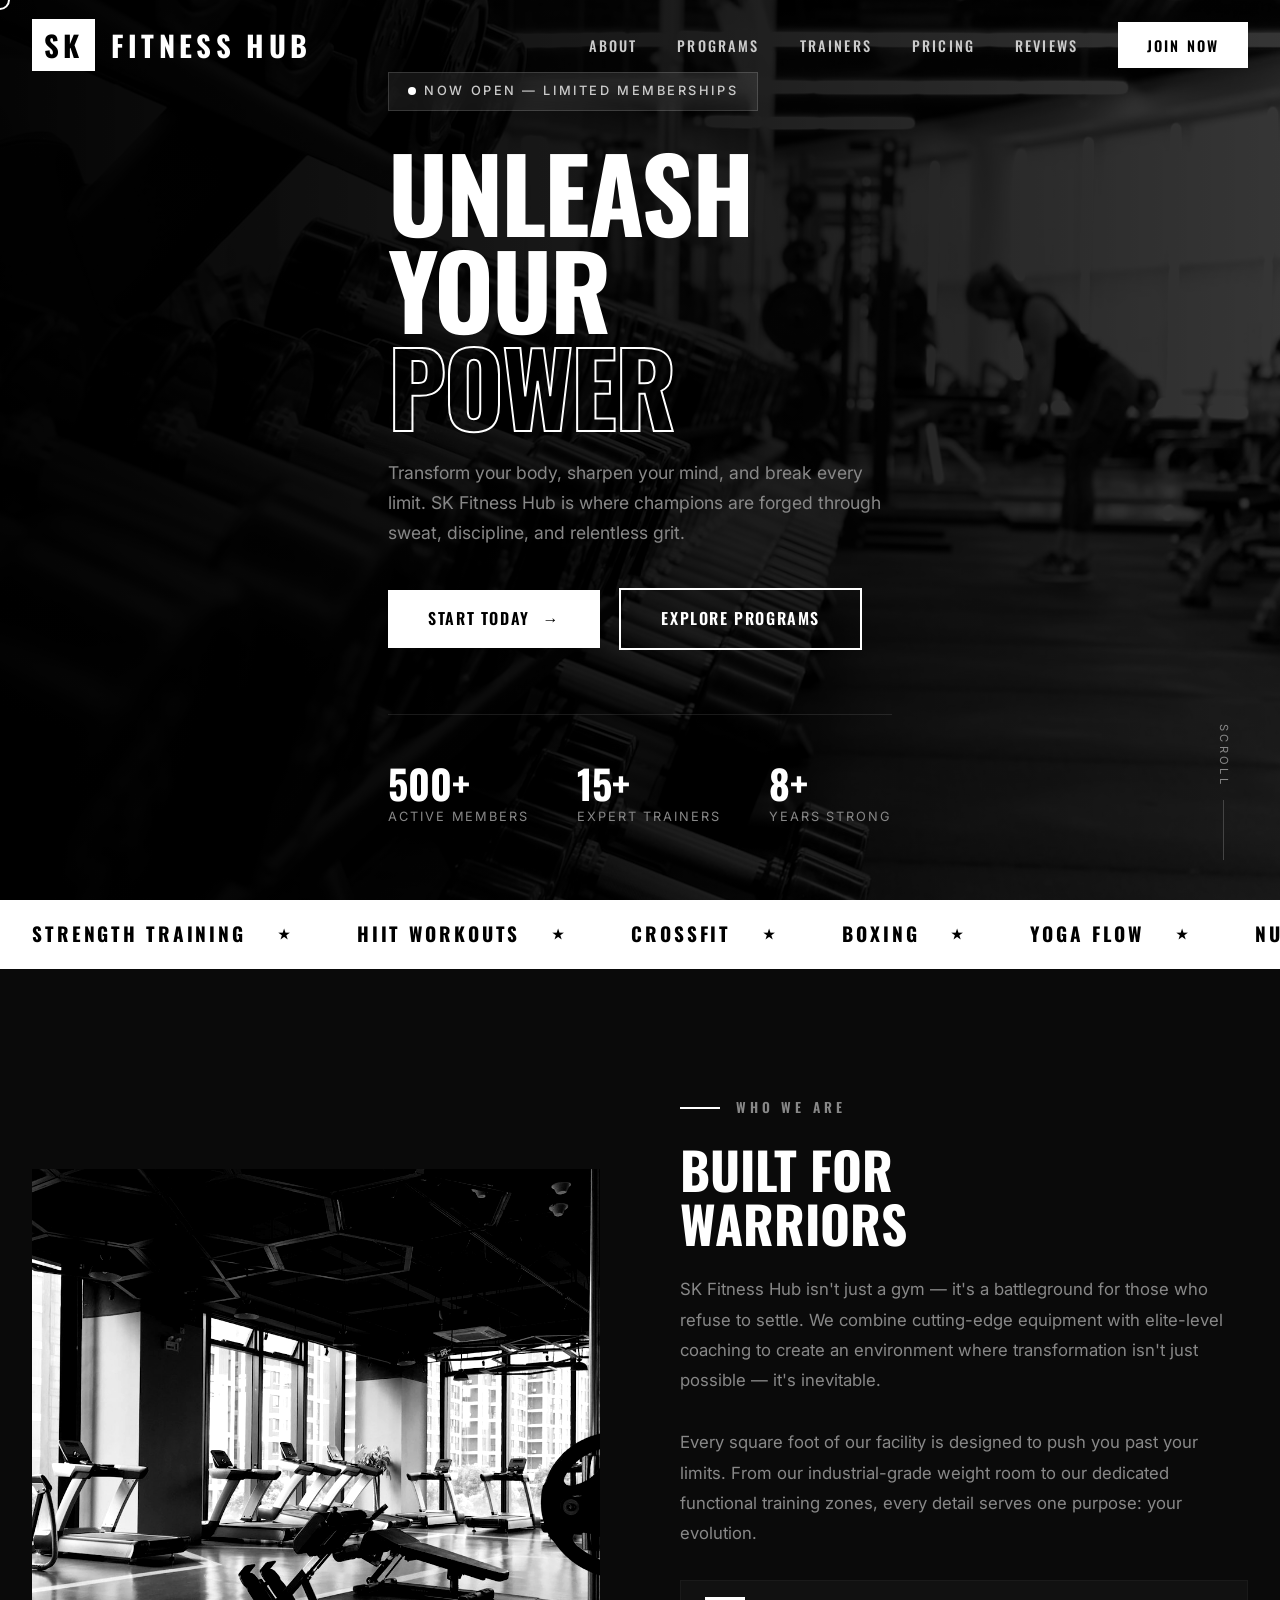
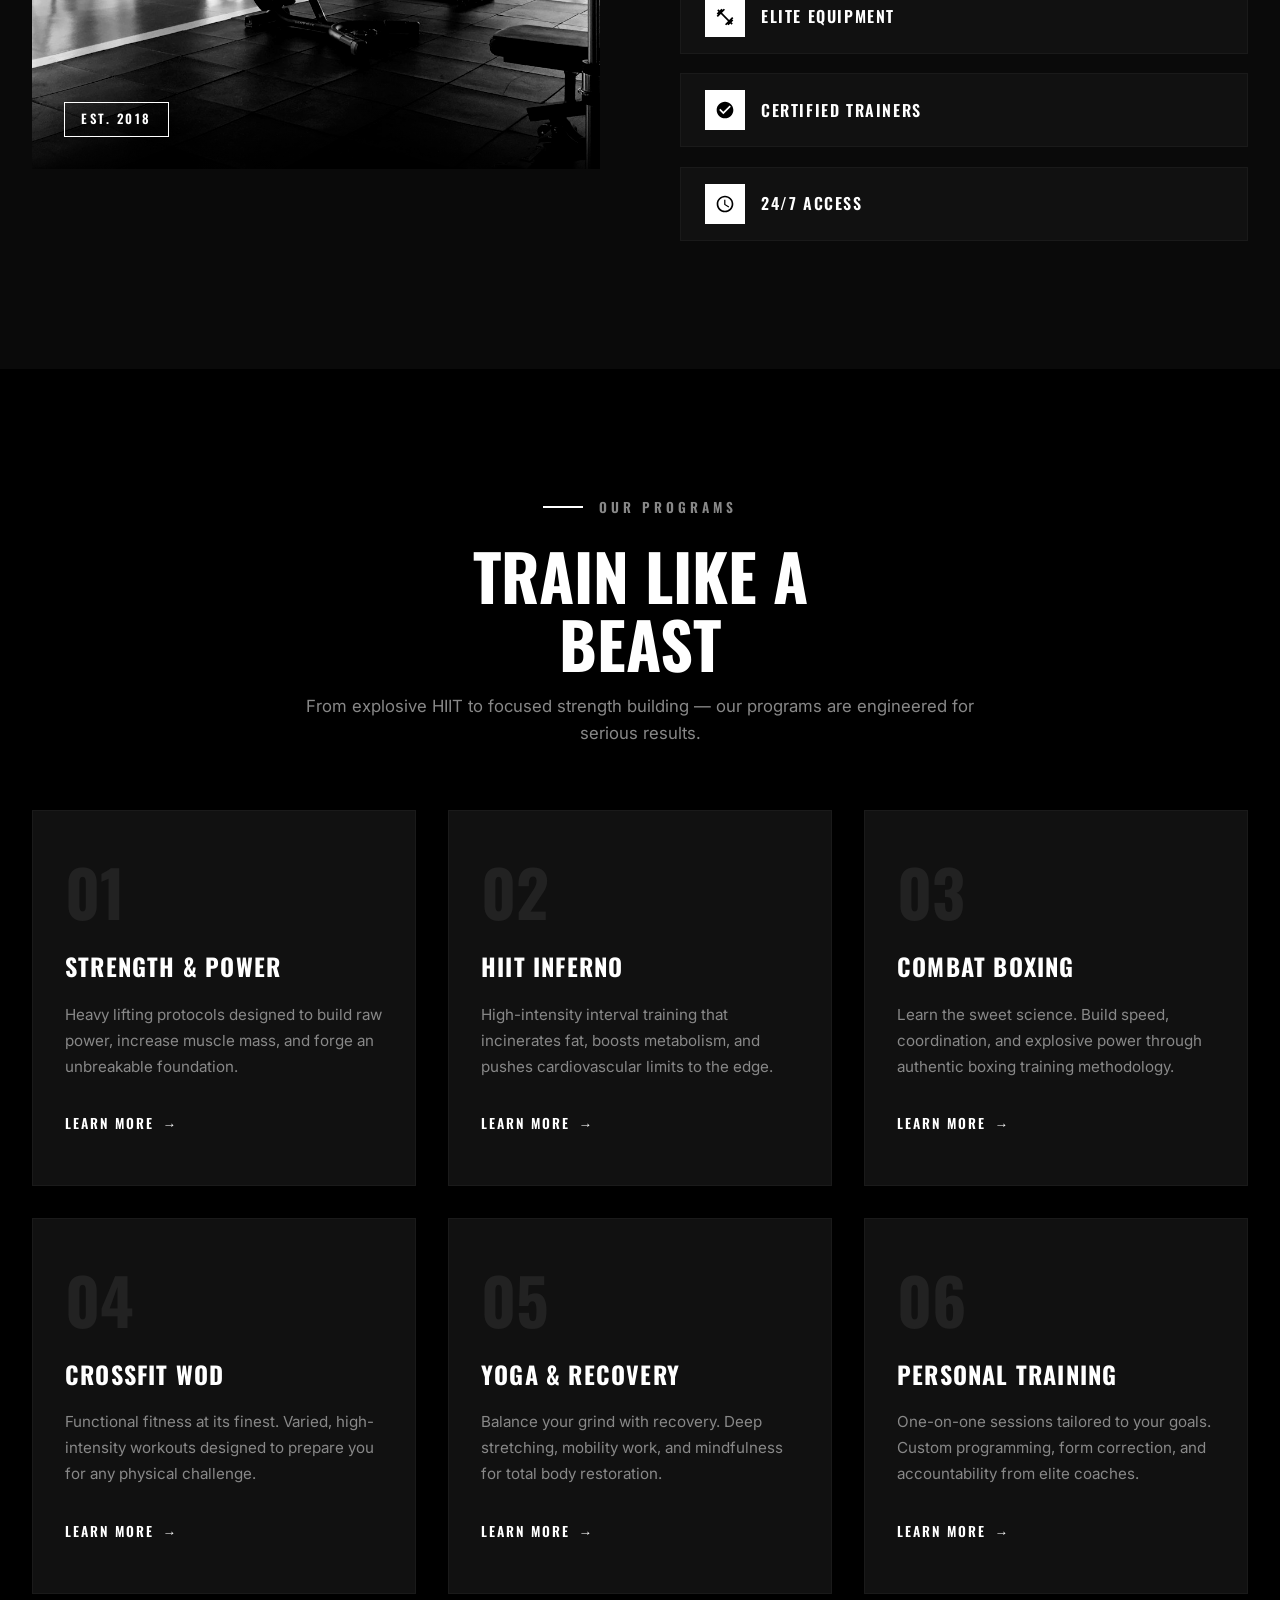
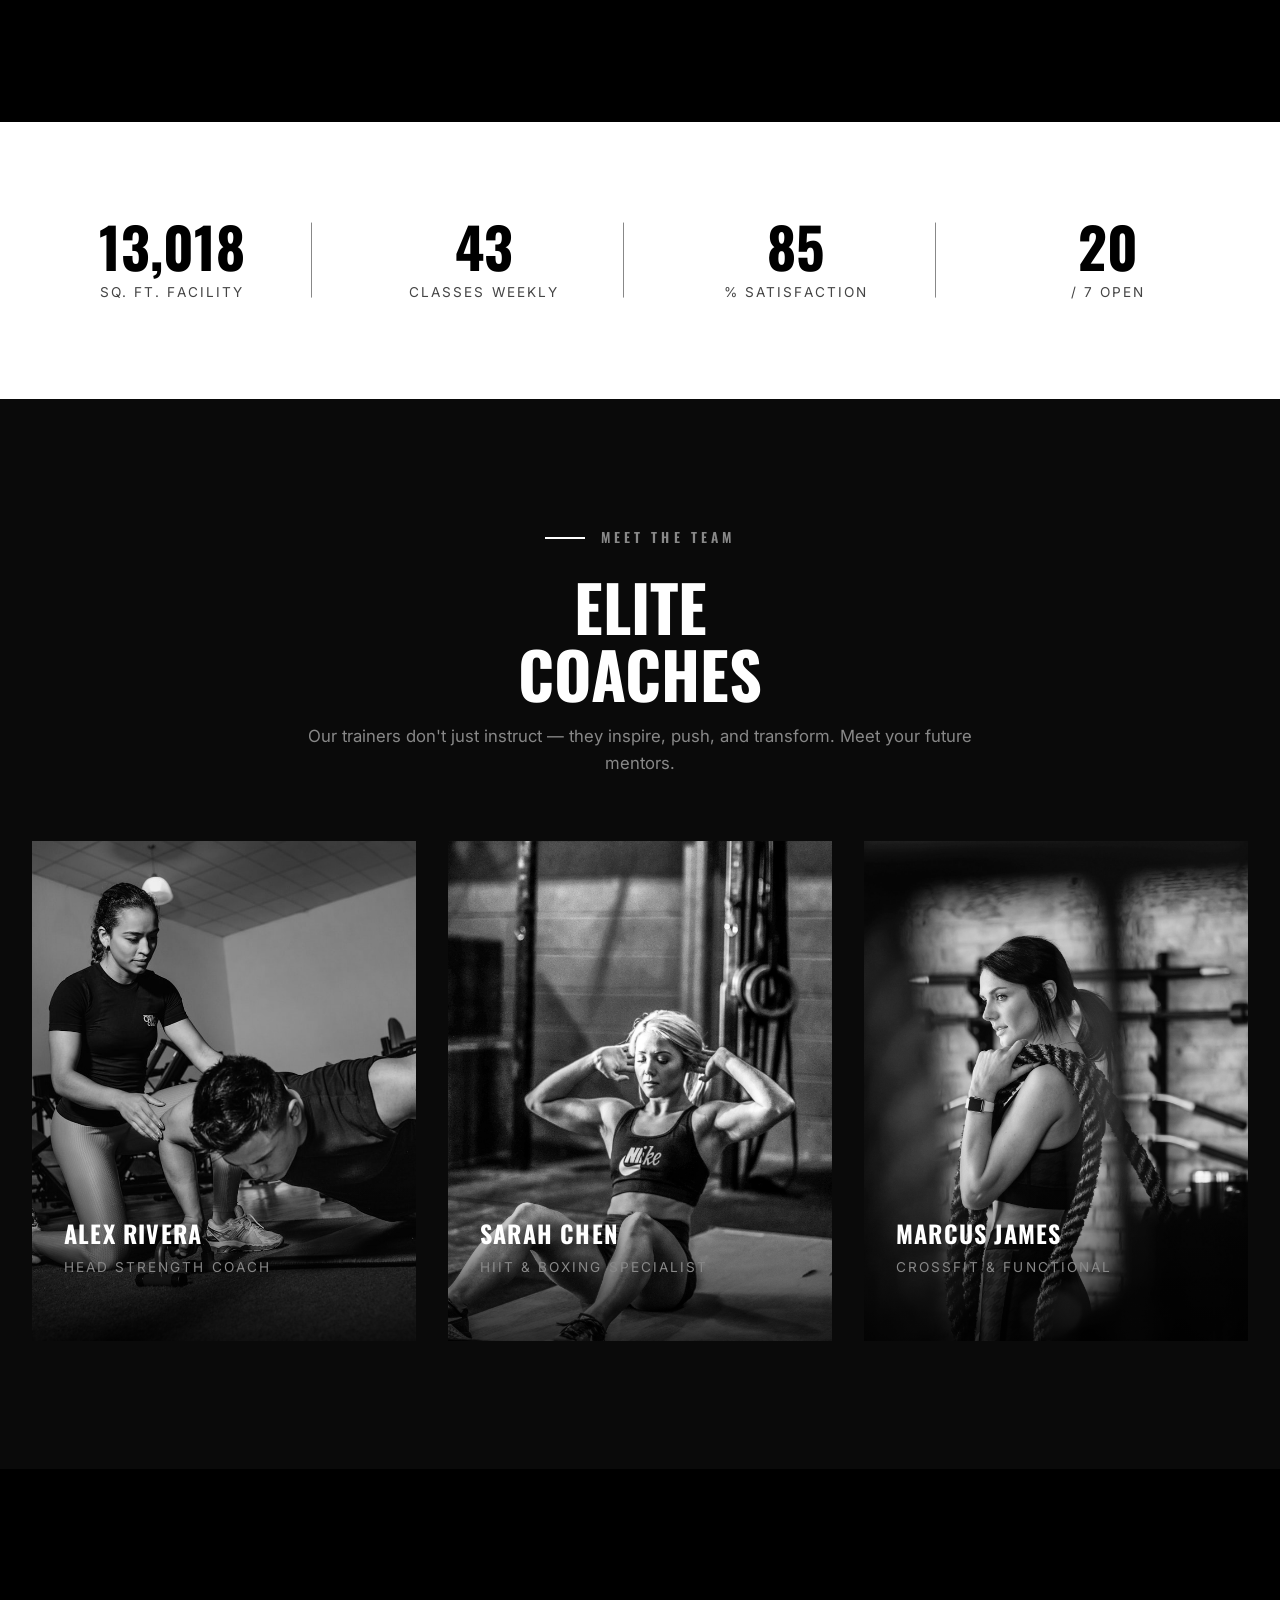
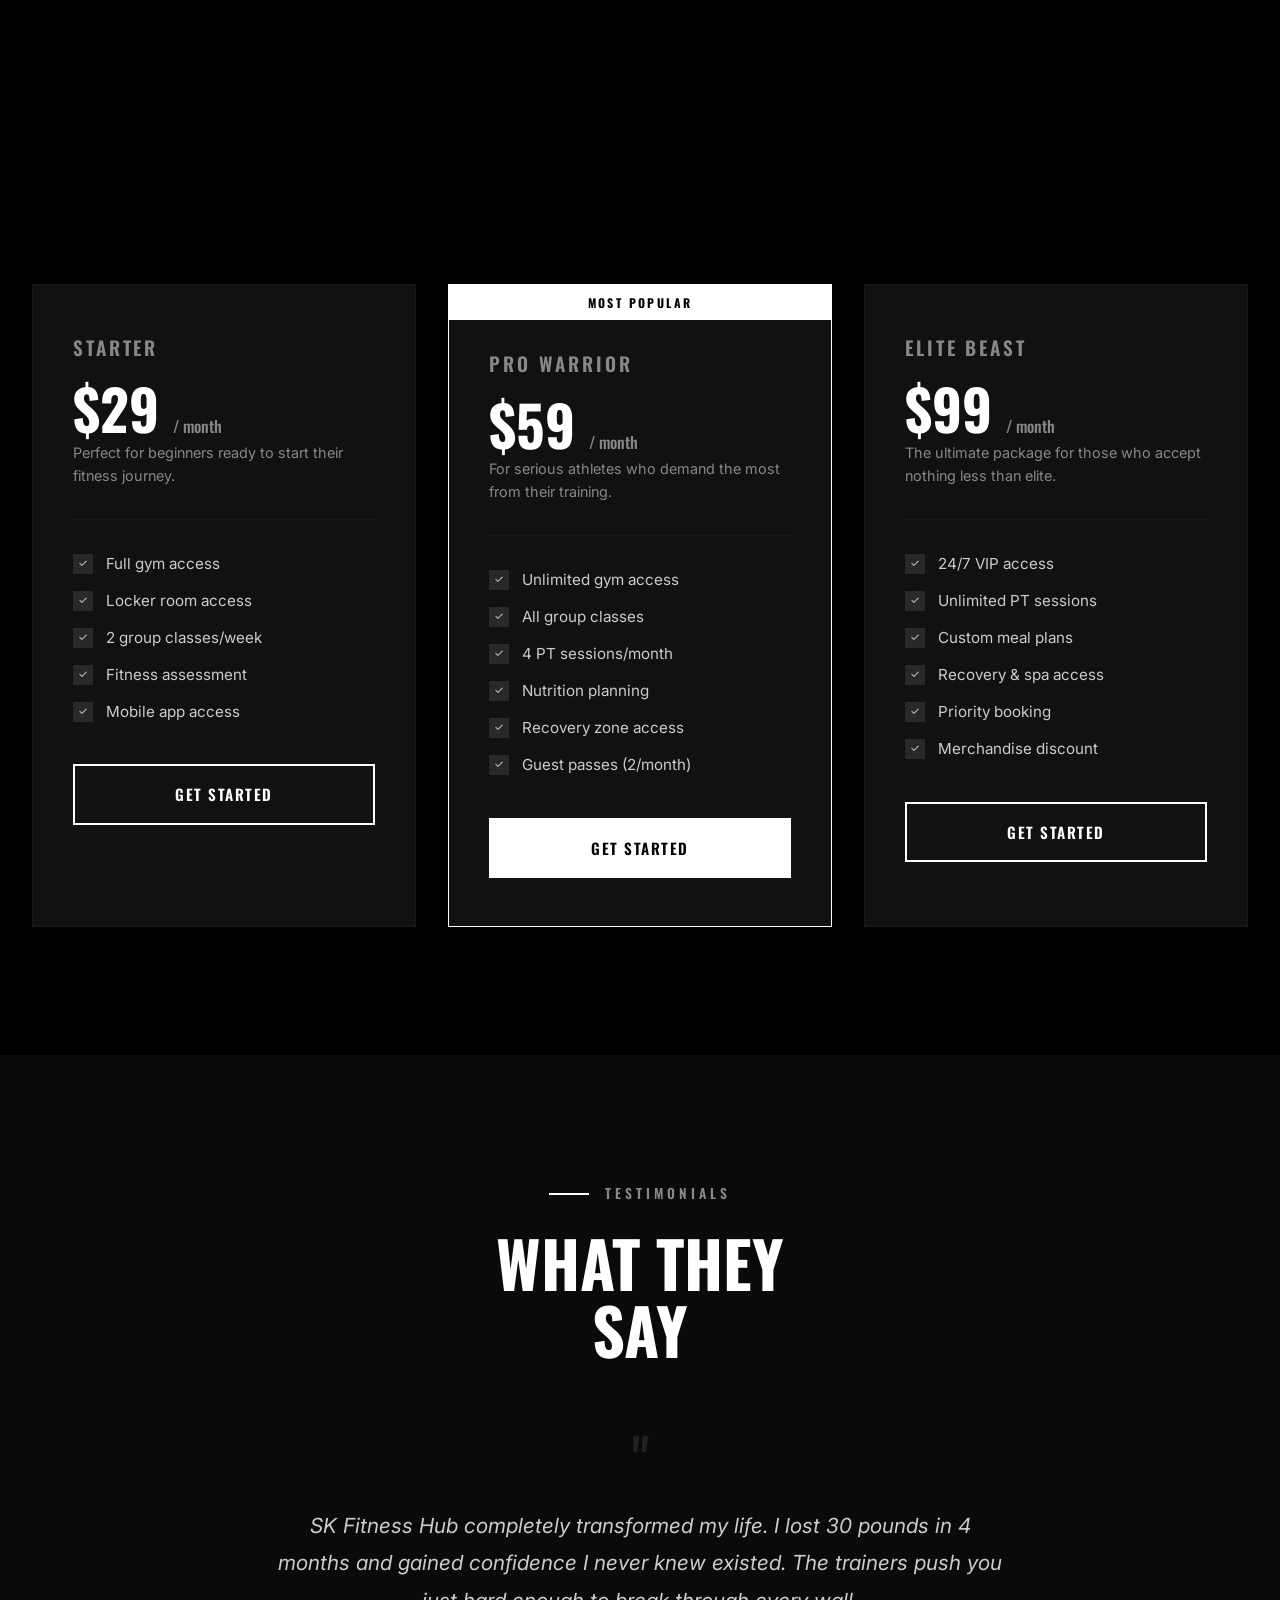
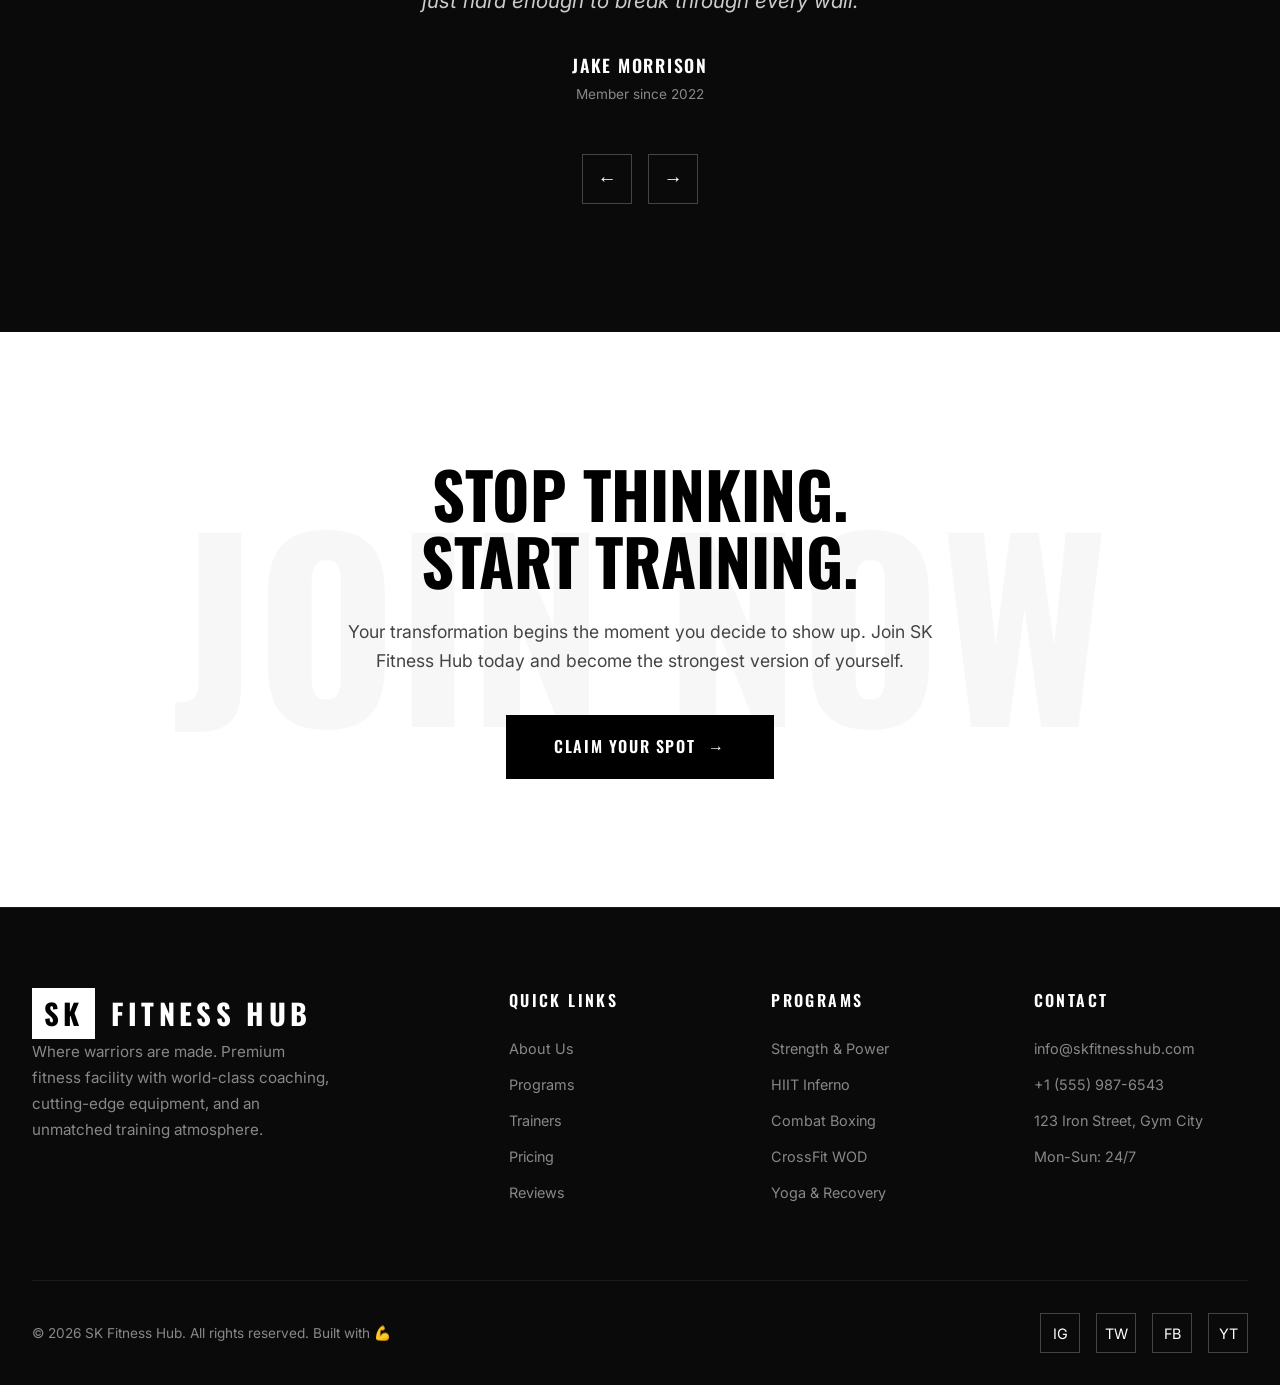
<file: index.html>
<!DOCTYPE html>
<html lang="en">

<head>
  <meta charset="UTF-8">
  <meta name="viewport" content="width=device-width, initial-scale=1.0">
  <meta name="description"
    content="SK Fitness Hub — Unleash your power. Premium gym & fitness center with world-class trainers, modern equipment, and transformative programs.">
  <title>SK Fitness Hub — Unleash Your Power</title>
  <link rel="stylesheet" href="styles.css">
  <link rel="icon"
    href="data:image/svg+xml,<svg xmlns='http://www.w3.org/2000/svg' viewBox='0 0 100 100'><text y='.9em' font-size='90'>🏋️</text></svg>">
</head>

<body>

  <!-- LOADER -->
  <div id="loader">
    <div class="loader-content">
      <div class="loader-text">SK Fitness</div>
      <div class="loader-bar"></div>
    </div>
  </div>

  <!-- CUSTOM CURSOR -->
  <div class="cursor" id="cursor"></div>

  <!-- NAVBAR -->
  <nav class="navbar" id="navbar">
    <div class="container">
      <a href="#" class="logo"><span>SK</span> FITNESS HUB</a>
      <div class="nav-links" id="navLinks">
        <a href="#about">About</a>
        <a href="#programs">Programs</a>
        <a href="#trainers">Trainers</a>
        <a href="#pricing">Pricing</a>
        <a href="#testimonials">Reviews</a>
        <a href="#contact" class="nav-cta">Join Now</a>
      </div>
      <div class="menu-toggle" id="menuToggle">
        <span></span>
        <span></span>
        <span></span>
      </div>
    </div>
  </nav>

  <!-- HERO -->
  <section class="hero" id="hero">
    <div class="hero-bg">
      <img src="images/hero-bg.jpg" alt="Fitness training">
    </div>
    <div class="hero-overlay"></div>
    <div class="container hero-content">
      <div class="hero-badge">
        <span class="dot"></span>
        Now Open — Limited Memberships
      </div>
      <h1>
        <div class="line"><span>Unleash</span></div>
        <div class="line"><span>Your</span></div>
        <div class="line"><span class="outline-text">Power</span></div>
      </h1>
      <p class="hero-desc">
        Transform your body, sharpen your mind, and break every limit. SK Fitness Hub is where champions are forged
        through sweat, discipline, and relentless grit.
      </p>
      <div class="hero-actions">
        <a href="#pricing" class="btn-primary">
          <span>Start Today</span>
          <span class="arrow">→</span>
        </a>
        <a href="#programs" class="btn-outline">Explore Programs</a>
      </div>
      <div class="hero-stats">
        <div class="stat">
          <div class="stat-number" data-count="500">0</div>
          <div class="stat-label">Active Members</div>
        </div>
        <div class="stat">
          <div class="stat-number" data-count="15">0</div>
          <div class="stat-label">Expert Trainers</div>
        </div>
        <div class="stat">
          <div class="stat-number" data-count="8">0</div>
          <div class="stat-label">Years Strong</div>
        </div>
      </div>
    </div>
    <div class="scroll-indicator">
      <span>Scroll</span>
      <div class="scroll-line"></div>
    </div>
  </section>

  <!-- MARQUEE -->
  <div class="marquee-section">
    <div class="marquee-track">
      <span>Strength Training</span>
      <span>HIIT Workouts</span>
      <span>CrossFit</span>
      <span>Boxing</span>
      <span>Yoga Flow</span>
      <span>Nutrition Plans</span>
      <span>Personal Training</span>
      <span>Body Building</span>
      <span>Strength Training</span>
      <span>HIIT Workouts</span>
      <span>CrossFit</span>
      <span>Boxing</span>
      <span>Yoga Flow</span>
      <span>Nutrition Plans</span>
      <span>Personal Training</span>
      <span>Body Building</span>
    </div>
  </div>

  <!-- ABOUT -->
  <section class="about section-padding" id="about">
    <div class="container about-grid">
      <div class="about-image reveal-left">
        <img src="images/about-gym.jpg" alt="SK Fitness Hub gym interior">
        <div class="about-image-overlay">
          <span class="tag">Est. 2018</span>
        </div>
      </div>
      <div class="about-text reveal-right">
        <div class="section-label">Who We Are</div>
        <h2>Built for<br>Warriors</h2>
        <p>
          SK Fitness Hub isn't just a gym — it's a battleground for those who refuse to settle. We combine cutting-edge
          equipment with elite-level coaching to create an environment where transformation isn't just possible — it's
          inevitable.
        </p>
        <p>
          Every square foot of our facility is designed to push you past your limits. From our industrial-grade weight
          room to our dedicated functional training zones, every detail serves one purpose: your evolution.
        </p>
        <div class="feature-list">
          <div class="feature-item">
            <div class="feature-icon">
              <svg viewBox="0 0 24 24">
                <path
                  d="M20.57 14.86L22 13.43 20.57 12 17 15.57 8.43 7 12 3.43 10.57 2 9.14 3.43 7.71 2 5.57 4.14 4.14 2.71 2.71 4.14l1.43 1.43L2 7.71l1.43 1.43L2 10.57 3.43 12 7 8.43 15.57 17 12 20.57 13.43 22l1.43-1.43L16.29 22l2.14-2.14 1.43 1.43 1.43-1.43-1.43-1.43L22 16.29z" />
              </svg>
            </div>
            <h4>Elite Equipment</h4>
          </div>
          <div class="feature-item">
            <div class="feature-icon">
              <svg viewBox="0 0 24 24">
                <path
                  d="M12 2C6.48 2 2 6.48 2 12s4.48 10 10 10 10-4.48 10-10S17.52 2 12 2zm-2 15l-5-5 1.41-1.41L10 14.17l7.59-7.59L19 8l-9 9z" />
              </svg>
            </div>
            <h4>Certified Trainers</h4>
          </div>
          <div class="feature-item">
            <div class="feature-icon">
              <svg viewBox="0 0 24 24">
                <path
                  d="M11.99 2C6.47 2 2 6.48 2 12s4.47 10 9.99 10C17.52 22 22 17.52 22 12S17.52 2 11.99 2zM12 20c-4.42 0-8-3.58-8-8s3.58-8 8-8 8 3.58 8 8-3.58 8-8 8zm.5-13H11v6l5.25 3.15.75-1.23-4.5-2.67z" />
              </svg>
            </div>
            <h4>24/7 Access</h4>
          </div>
        </div>
      </div>
    </div>
  </section>

  <!-- PROGRAMS -->
  <section class="programs section-padding" id="programs">
    <div class="container">
      <div class="section-header reveal">
        <div class="section-label" style="justify-content: center;">Our Programs</div>
        <h2>Train Like a<br>Beast</h2>
        <p>From explosive HIIT to focused strength building — our programs are engineered for serious results.</p>
      </div>
      <div class="programs-grid">
        <div class="program-card reveal">
          <div class="program-number">01</div>
          <h3>Strength & Power</h3>
          <p>Heavy lifting protocols designed to build raw power, increase muscle mass, and forge an unbreakable
            foundation.</p>
          <a href="#" class="program-link">
            Learn More <span class="arrow">→</span>
          </a>
        </div>
        <div class="program-card reveal">
          <div class="program-number">02</div>
          <h3>HIIT Inferno</h3>
          <p>High-intensity interval training that incinerates fat, boosts metabolism, and pushes cardiovascular limits
            to the edge.</p>
          <a href="#" class="program-link">
            Learn More <span class="arrow">→</span>
          </a>
        </div>
        <div class="program-card reveal">
          <div class="program-number">03</div>
          <h3>Combat Boxing</h3>
          <p>Learn the sweet science. Build speed, coordination, and explosive power through authentic boxing training
            methodology.</p>
          <a href="#" class="program-link">
            Learn More <span class="arrow">→</span>
          </a>
        </div>
        <div class="program-card reveal">
          <div class="program-number">04</div>
          <h3>CrossFit WOD</h3>
          <p>Functional fitness at its finest. Varied, high-intensity workouts designed to prepare you for any physical
            challenge.</p>
          <a href="#" class="program-link">
            Learn More <span class="arrow">→</span>
          </a>
        </div>
        <div class="program-card reveal">
          <div class="program-number">05</div>
          <h3>Yoga & Recovery</h3>
          <p>Balance your grind with recovery. Deep stretching, mobility work, and mindfulness for total body
            restoration.</p>
          <a href="#" class="program-link">
            Learn More <span class="arrow">→</span>
          </a>
        </div>
        <div class="program-card reveal">
          <div class="program-number">06</div>
          <h3>Personal Training</h3>
          <p>One-on-one sessions tailored to your goals. Custom programming, form correction, and accountability from
            elite coaches.</p>
          <a href="#" class="program-link">
            Learn More <span class="arrow">→</span>
          </a>
        </div>
      </div>
    </div>
  </section>

  <!-- STATS BANNER -->
  <div class="stats-banner">
    <div class="container">
      <div class="stats-grid">
        <div class="stat-block reveal">
          <div class="number" data-count="15000">0</div>
          <div class="label">Sq. Ft. Facility</div>
        </div>
        <div class="stat-block reveal">
          <div class="number" data-count="50">0</div>
          <div class="label">Classes Weekly</div>
        </div>
        <div class="stat-block reveal">
          <div class="number" data-count="98">0</div>
          <div class="label">% Satisfaction</div>
        </div>
        <div class="stat-block reveal">
          <div class="number" data-count="24">0</div>
          <div class="label">/ 7 Open</div>
        </div>
      </div>
    </div>
  </div>

  <!-- TRAINERS -->
  <section class="trainers section-padding" id="trainers">
    <div class="container">
      <div class="section-header reveal">
        <div class="section-label" style="justify-content: center;">Meet The Team</div>
        <h2>Elite<br>Coaches</h2>
        <p>Our trainers don't just instruct — they inspire, push, and transform. Meet your future mentors.</p>
      </div>
      <div class="trainers-grid">
        <div class="trainer-card reveal">
          <img src="images/trainer-alex.jpg" alt="Coach Alex Rivera">
          <div class="trainer-info">
            <h3>Alex Rivera</h3>
            <div class="role">Head Strength Coach</div>
            <div class="trainer-socials">
              <a href="#">IG</a>
              <a href="#">TW</a>
              <a href="#">LI</a>
            </div>
          </div>
        </div>
        <div class="trainer-card reveal">
          <img src="images/trainer-sarah.jpg" alt="Coach Sarah Chen">
          <div class="trainer-info">
            <h3>Sarah Chen</h3>
            <div class="role">HIIT & Boxing Specialist</div>
            <div class="trainer-socials">
              <a href="#">IG</a>
              <a href="#">TW</a>
              <a href="#">LI</a>
            </div>
          </div>
        </div>
        <div class="trainer-card reveal">
          <img src="images/trainer-marcus.jpg" alt="Coach Marcus James">
          <div class="trainer-info">
            <h3>Marcus James</h3>
            <div class="role">CrossFit & Functional</div>
            <div class="trainer-socials">
              <a href="#">IG</a>
              <a href="#">TW</a>
              <a href="#">LI</a>
            </div>
          </div>
        </div>
      </div>
    </div>
  </section>

  <!-- PRICING -->
  <section class="pricing section-padding" id="pricing">
    <div class="container">
      <div class="section-header reveal">
        <div class="section-label" style="justify-content: center;">Membership Plans</div>
        <h2>Invest In<br>Yourself</h2>
        <p>No contracts, no hidden fees. Just results. Choose the plan that matches your ambition.</p>
      </div>
      <div class="pricing-grid">
        <!-- STARTER -->
        <div class="pricing-card reveal">
          <div class="pricing-name">Starter</div>
          <div class="pricing-price">$29 <span>/ month</span></div>
          <div class="pricing-desc">Perfect for beginners ready to start their fitness journey.</div>
          <ul class="pricing-features">
            <li><span class="check">✓</span> Full gym access</li>
            <li><span class="check">✓</span> Locker room access</li>
            <li><span class="check">✓</span> 2 group classes/week</li>
            <li><span class="check">✓</span> Fitness assessment</li>
            <li><span class="check">✓</span> Mobile app access</li>
          </ul>
          <a href="#" class="pricing-btn">Get Started</a>
        </div>
        <!-- PRO -->
        <div class="pricing-card featured reveal">
          <div class="pricing-name">Pro Warrior</div>
          <div class="pricing-price">$59 <span>/ month</span></div>
          <div class="pricing-desc">For serious athletes who demand the most from their training.</div>
          <ul class="pricing-features">
            <li><span class="check">✓</span> Unlimited gym access</li>
            <li><span class="check">✓</span> All group classes</li>
            <li><span class="check">✓</span> 4 PT sessions/month</li>
            <li><span class="check">✓</span> Nutrition planning</li>
            <li><span class="check">✓</span> Recovery zone access</li>
            <li><span class="check">✓</span> Guest passes (2/month)</li>
          </ul>
          <a href="#" class="pricing-btn">Get Started</a>
        </div>
        <!-- ELITE -->
        <div class="pricing-card reveal">
          <div class="pricing-name">Elite Beast</div>
          <div class="pricing-price">$99 <span>/ month</span></div>
          <div class="pricing-desc">The ultimate package for those who accept nothing less than elite.</div>
          <ul class="pricing-features">
            <li><span class="check">✓</span> 24/7 VIP access</li>
            <li><span class="check">✓</span> Unlimited PT sessions</li>
            <li><span class="check">✓</span> Custom meal plans</li>
            <li><span class="check">✓</span> Recovery & spa access</li>
            <li><span class="check">✓</span> Priority booking</li>
            <li><span class="check">✓</span> Merchandise discount</li>
          </ul>
          <a href="#" class="pricing-btn">Get Started</a>
        </div>
      </div>
    </div>
  </section>

  <!-- TESTIMONIALS -->
  <section class="testimonials section-padding" id="testimonials">
    <div class="container">
      <div class="section-header reveal">
        <div class="section-label" style="justify-content: center;">Testimonials</div>
        <h2>What They<br>Say</h2>
      </div>
      <div class="testimonial-slider reveal">
        <div class="testimonial-track" id="testimonialTrack">
          <div class="testimonial-item">
            <div class="testimonial-quote">"</div>
            <p class="testimonial-text">SK Fitness Hub completely transformed my life. I lost 30 pounds in 4 months and
              gained confidence I never knew existed. The trainers push you just hard enough to break through every
              wall.</p>
            <div class="testimonial-author">Jake Morrison</div>
            <div class="testimonial-role">Member since 2022</div>
          </div>
          <div class="testimonial-item">
            <div class="testimonial-quote">"</div>
            <p class="testimonial-text">The atmosphere here is electric. Every time I walk in, I feel the energy that
              drives me to go harder. The community, the coaches, the equipment — everything is world-class.</p>
            <div class="testimonial-author">Priya Sharma</div>
            <div class="testimonial-role">Pro Warrior Member</div>
          </div>
          <div class="testimonial-item">
            <div class="testimonial-quote">"</div>
            <p class="testimonial-text">As a competitive athlete, I need a facility that matches my intensity. SK
              Fitness Hub exceeded every expectation. The strength coaching here is absolutely elite-level.</p>
            <div class="testimonial-author">Marcus Williams</div>
            <div class="testimonial-role">Elite Beast Member</div>
          </div>
        </div>
        <div class="testimonial-nav">
          <button id="prevBtn" aria-label="Previous testimonial">←</button>
          <button id="nextBtn" aria-label="Next testimonial">→</button>
        </div>
      </div>
    </div>
  </section>

  <!-- CTA -->
  <section class="cta-section" id="contact">
    <div class="container">
      <h2 class="reveal">Stop Thinking.<br>Start Training.</h2>
      <p class="reveal">Your transformation begins the moment you decide to show up. Join SK Fitness Hub today and
        become the strongest version of yourself.</p>
      <a href="#pricing" class="btn-dark reveal">
        <span>Claim Your Spot</span>
        <span>→</span>
      </a>
    </div>
  </section>

  <!-- FOOTER -->
  <footer class="footer">
    <div class="container">
      <div class="footer-grid">
        <div class="footer-brand">
          <a href="#" class="logo"><span>SK</span> FITNESS HUB</a>
          <p>Where warriors are made. Premium fitness facility with world-class coaching, cutting-edge equipment, and an
            unmatched training atmosphere.</p>
        </div>
        <div class="footer-col">
          <h4>Quick Links</h4>
          <a href="#about">About Us</a>
          <a href="#programs">Programs</a>
          <a href="#trainers">Trainers</a>
          <a href="#pricing">Pricing</a>
          <a href="#testimonials">Reviews</a>
        </div>
        <div class="footer-col">
          <h4>Programs</h4>
          <a href="#">Strength & Power</a>
          <a href="#">HIIT Inferno</a>
          <a href="#">Combat Boxing</a>
          <a href="#">CrossFit WOD</a>
          <a href="#">Yoga & Recovery</a>
        </div>
        <div class="footer-col">
          <h4>Contact</h4>
          <a href="#">info@skfitnesshub.com</a>
          <a href="#">+1 (555) 987-6543</a>
          <a href="#">123 Iron Street, Gym City</a>
          <a href="#">Mon-Sun: 24/7</a>
        </div>
      </div>
      <div class="footer-bottom">
        <p>&copy; 2026 SK Fitness Hub. All rights reserved. Built with 💪</p>
        <div class="footer-socials">
          <a href="#" aria-label="Instagram">IG</a>
          <a href="#" aria-label="Twitter">TW</a>
          <a href="#" aria-label="Facebook">FB</a>
          <a href="#" aria-label="YouTube">YT</a>
        </div>
      </div>
    </div>
  </footer>

  <!-- BACK TO TOP -->
  <button class="back-to-top" id="backToTop" aria-label="Back to top">↑</button>

  <!-- Chatbase Chatbot -->
  <script>
    window.chatbaseConfig = {
      chatbotId: "oR51FW23QzCzvtrxdMmg0",
    }
  </script>
  <script src="https://www.chatbase.co/embed.min.js" chatbotId="oR51FW23QzCzvtrxdMmg0" domain="www.chatbase.co" defer>
  </script>

  <script src="script.js"></script>
</body>

</html>
</file>
<file: styles.css>
/* ============================================
   SK FITNESS HUB — DESIGN SYSTEM
   Dark. Bold. Aggressive.
   ============================================ */

/* === IMPORTS === */
@import url('https://fonts.googleapis.com/css2?family=Oswald:wght@400;500;600;700&family=Inter:wght@300;400;500;600;700&display=swap');

/* === ROOT VARIABLES === */
:root {
  --black: #000000;
  --black-soft: #0a0a0a;
  --black-card: #111111;
  --black-border: #1a1a1a;
  --gray-dark: #222222;
  --gray-mid: #444444;
  --gray-light: #888888;
  --white: #ffffff;
  --white-soft: #f0f0f0;
  --white-muted: #cccccc;
  --accent: #ffffff;

  --font-display: 'Oswald', sans-serif;
  --font-body: 'Inter', sans-serif;

  --transition-fast: 0.2s cubic-bezier(0.4, 0, 0.2, 1);
  --transition-smooth: 0.4s cubic-bezier(0.25, 0.46, 0.45, 0.94);
  --transition-bounce: 0.6s cubic-bezier(0.68, -0.55, 0.265, 1.55);
}

/* === RESET === */
*, *::before, *::after {
  margin: 0;
  padding: 0;
  box-sizing: border-box;
}

html {
  scroll-behavior: smooth;
  overflow-x: hidden;
}

body {
  font-family: var(--font-body);
  background: var(--black);
  color: var(--white);
  line-height: 1.6;
  overflow-x: hidden;
  -webkit-font-smoothing: antialiased;
  -moz-osx-font-smoothing: grayscale;
}

a {
  text-decoration: none;
  color: inherit;
}

ul { list-style: none; }

img {
  max-width: 100%;
  display: block;
}

/* === UTILITY === */
.container {
  max-width: 1280px;
  margin: 0 auto;
  padding: 0 2rem;
}

.section-padding {
  padding: 8rem 0;
}

.text-center { text-align: center; }

/* === LOADING SCREEN === */
#loader {
  position: fixed;
  top: 0;
  left: 0;
  width: 100%;
  height: 100%;
  background: var(--black);
  display: flex;
  align-items: center;
  justify-content: center;
  z-index: 99999;
  transition: opacity 0.6s ease, visibility 0.6s ease;
}

#loader.hidden {
  opacity: 0;
  visibility: hidden;
}

.loader-content {
  text-align: center;
}

.loader-text {
  font-family: var(--font-display);
  font-size: 3rem;
  font-weight: 700;
  text-transform: uppercase;
  letter-spacing: 0.3em;
  color: var(--white);
  animation: loaderPulse 1s ease-in-out infinite;
}

.loader-bar {
  width: 200px;
  height: 3px;
  background: var(--gray-dark);
  margin: 1.5rem auto 0;
  border-radius: 2px;
  overflow: hidden;
}

.loader-bar::after {
  content: '';
  display: block;
  width: 40%;
  height: 100%;
  background: var(--white);
  animation: loaderSlide 1s ease-in-out infinite;
}

@keyframes loaderPulse {
  0%, 100% { opacity: 1; }
  50% { opacity: 0.4; }
}

@keyframes loaderSlide {
  0% { transform: translateX(-100%); }
  100% { transform: translateX(350%); }
}

/* === CUSTOM CURSOR === */
.cursor {
  width: 20px;
  height: 20px;
  border: 2px solid var(--white);
  border-radius: 50%;
  position: fixed;
  pointer-events: none;
  z-index: 99998;
  transition: transform 0.15s ease, background 0.15s ease;
  mix-blend-mode: difference;
}

.cursor.active {
  transform: scale(2.5);
  background: rgba(255, 255, 255, 0.1);
}

/* === NAVBAR === */
.navbar {
  position: fixed;
  top: 0;
  left: 0;
  width: 100%;
  z-index: 1000;
  padding: 1.2rem 0;
  transition: all var(--transition-smooth);
  background: transparent;
}

.navbar.scrolled {
  background: rgba(0, 0, 0, 0.95);
  backdrop-filter: blur(20px);
  border-bottom: 1px solid var(--black-border);
  padding: 0.8rem 0;
}

.navbar .container {
  display: flex;
  align-items: center;
  justify-content: space-between;
}

.logo {
  font-family: var(--font-display);
  font-size: 1.8rem;
  font-weight: 700;
  text-transform: uppercase;
  letter-spacing: 0.15em;
  color: var(--white);
  position: relative;
}

.logo span {
  display: inline-block;
  background: var(--white);
  color: var(--black);
  padding: 0.1em 0.4em;
  margin-right: 0.3rem;
  font-weight: 700;
}

.nav-links {
  display: flex;
  align-items: center;
  gap: 2.5rem;
}

.nav-links a {
  font-family: var(--font-display);
  font-size: 0.9rem;
  font-weight: 500;
  text-transform: uppercase;
  letter-spacing: 0.15em;
  color: var(--white-muted);
  position: relative;
  transition: color var(--transition-fast);
}

.nav-links a::after {
  content: '';
  position: absolute;
  bottom: -4px;
  left: 0;
  width: 0;
  height: 2px;
  background: var(--white);
  transition: width var(--transition-smooth);
}

.nav-links a:hover {
  color: var(--white);
}

.nav-links a:hover::after {
  width: 100%;
}

.nav-cta {
  font-family: var(--font-display) !important;
  background: var(--white) !important;
  color: var(--black) !important;
  padding: 0.7rem 1.8rem;
  font-weight: 600 !important;
  letter-spacing: 0.1em;
  transition: all var(--transition-fast) !important;
  display: inline-block;
}

.nav-cta:hover {
  background: transparent !important;
  color: var(--white) !important;
  outline: 2px solid var(--white);
}

.nav-cta::after {
  display: none !important;
}

/* Mobile Menu Toggle */
.menu-toggle {
  display: none;
  flex-direction: column;
  gap: 6px;
  cursor: pointer;
  z-index: 1001;
  padding: 5px;
}

.menu-toggle span {
  width: 30px;
  height: 2px;
  background: var(--white);
  transition: all var(--transition-fast);
  display: block;
}

.menu-toggle.active span:nth-child(1) {
  transform: rotate(45deg) translate(6px, 6px);
}

.menu-toggle.active span:nth-child(2) {
  opacity: 0;
}

.menu-toggle.active span:nth-child(3) {
  transform: rotate(-45deg) translate(6px, -6px);
}

/* === HERO SECTION === */
.hero {
  min-height: 100vh;
  display: flex;
  align-items: center;
  position: relative;
  overflow: hidden;
  background: var(--black);
}

.hero-bg {
  position: absolute;
  top: 0;
  left: 0;
  width: 100%;
  height: 100%;
  z-index: 1;
}

.hero-bg img {
  width: 100%;
  height: 100%;
  object-fit: cover;
  opacity: 0.35;
  filter: grayscale(100%) contrast(1.2);
}

.hero-overlay {
  position: absolute;
  top: 0;
  left: 0;
  width: 100%;
  height: 100%;
  background: linear-gradient(
    to right,
    rgba(0, 0, 0, 0.95) 0%,
    rgba(0, 0, 0, 0.7) 50%,
    rgba(0, 0, 0, 0.4) 100%
  );
  z-index: 2;
}

.hero-content {
  position: relative;
  z-index: 3;
  max-width: 750px;
}

.hero-badge {
  display: inline-flex;
  align-items: center;
  gap: 0.5rem;
  background: rgba(255, 255, 255, 0.08);
  border: 1px solid rgba(255, 255, 255, 0.15);
  padding: 0.5rem 1.2rem;
  font-size: 0.8rem;
  font-weight: 500;
  text-transform: uppercase;
  letter-spacing: 0.2em;
  color: var(--white-muted);
  margin-bottom: 2rem;
  backdrop-filter: blur(10px);
}

.hero-badge .dot {
  width: 8px;
  height: 8px;
  background: var(--white);
  border-radius: 50%;
  animation: badgePulse 2s ease-in-out infinite;
}

@keyframes badgePulse {
  0%, 100% { opacity: 1; transform: scale(1); }
  50% { opacity: 0.4; transform: scale(0.8); }
}

.hero h1 {
  font-family: var(--font-display);
  font-size: clamp(3.5rem, 8vw, 7rem);
  font-weight: 700;
  line-height: 0.95;
  text-transform: uppercase;
  letter-spacing: -0.02em;
  margin-bottom: 1.5rem;
}

.hero h1 .line {
  display: block;
  overflow: hidden;
}

.hero h1 .line span {
  display: inline-block;
  transform: translateY(110%);
  animation: slideUp 1s cubic-bezier(0.16, 1, 0.3, 1) forwards;
}

.hero h1 .line:nth-child(2) span {
  animation-delay: 0.15s;
}

.hero h1 .line:nth-child(3) span {
  animation-delay: 0.3s;
}

.hero h1 .outline-text {
  -webkit-text-stroke: 2px var(--white);
  color: transparent;
}

@keyframes slideUp {
  to { transform: translateY(0); }
}

.hero-desc {
  font-size: 1.1rem;
  color: var(--gray-light);
  line-height: 1.7;
  max-width: 500px;
  margin-bottom: 2.5rem;
  opacity: 0;
  animation: fadeIn 1s ease forwards 0.6s;
}

@keyframes fadeIn {
  to { opacity: 1; }
}

.hero-actions {
  display: flex;
  gap: 1.2rem;
  align-items: center;
  opacity: 0;
  animation: fadeIn 1s ease forwards 0.8s;
}

.btn-primary {
  font-family: var(--font-display);
  display: inline-flex;
  align-items: center;
  gap: 0.8rem;
  background: var(--white);
  color: var(--black);
  padding: 1rem 2.5rem;
  font-size: 1rem;
  font-weight: 600;
  text-transform: uppercase;
  letter-spacing: 0.1em;
  border: none;
  cursor: pointer;
  position: relative;
  overflow: hidden;
  transition: all var(--transition-fast);
}

.btn-primary::before {
  content: '';
  position: absolute;
  top: 0;
  left: -100%;
  width: 100%;
  height: 100%;
  background: var(--gray-dark);
  transition: left var(--transition-smooth);
  z-index: 0;
}

.btn-primary:hover::before {
  left: 0;
}

.btn-primary:hover {
  color: var(--white);
}

.btn-primary span {
  position: relative;
  z-index: 1;
}

.btn-primary .arrow {
  position: relative;
  z-index: 1;
  transition: transform var(--transition-fast);
}

.btn-primary:hover .arrow {
  transform: translateX(5px);
}

.btn-outline {
  font-family: var(--font-display);
  display: inline-flex;
  align-items: center;
  gap: 0.8rem;
  background: transparent;
  color: var(--white);
  padding: 1rem 2.5rem;
  font-size: 1rem;
  font-weight: 600;
  text-transform: uppercase;
  letter-spacing: 0.1em;
  border: 2px solid var(--white);
  cursor: pointer;
  transition: all var(--transition-fast);
}

.btn-outline:hover {
  background: var(--white);
  color: var(--black);
}

/* Hero Stats */
.hero-stats {
  display: flex;
  gap: 3rem;
  margin-top: 4rem;
  padding-top: 3rem;
  border-top: 1px solid rgba(255, 255, 255, 0.1);
  opacity: 0;
  animation: fadeIn 1s ease forwards 1s;
}

.stat {
  text-align: left;
}

.stat-number {
  font-family: var(--font-display);
  font-size: 2.5rem;
  font-weight: 700;
  line-height: 1;
  color: var(--white);
}

.stat-label {
  font-size: 0.8rem;
  color: var(--gray-light);
  text-transform: uppercase;
  letter-spacing: 0.15em;
  margin-top: 0.3rem;
}

/* Scroll Indicator */
.scroll-indicator {
  position: absolute;
  bottom: 2.5rem;
  right: 3rem;
  z-index: 3;
  display: flex;
  flex-direction: column;
  align-items: center;
  gap: 0.8rem;
  animation: fadeIn 1s ease forwards 1.2s;
  opacity: 0;
}

.scroll-indicator span {
  font-size: 0.7rem;
  text-transform: uppercase;
  letter-spacing: 0.3em;
  color: var(--gray-light);
  writing-mode: vertical-rl;
}

.scroll-line {
  width: 1px;
  height: 60px;
  background: var(--gray-mid);
  position: relative;
  overflow: hidden;
}

.scroll-line::after {
  content: '';
  position: absolute;
  top: -100%;
  left: 0;
  width: 100%;
  height: 100%;
  background: var(--white);
  animation: scrollDown 2s ease-in-out infinite;
}

@keyframes scrollDown {
  0% { top: -100%; }
  100% { top: 100%; }
}

/* === MARQUEE / TICKER === */
.marquee-section {
  background: var(--white);
  padding: 1.2rem 0;
  overflow: hidden;
}

.marquee-track {
  display: flex;
  animation: marquee 20s linear infinite;
  width: fit-content;
}

.marquee-track span {
  font-family: var(--font-display);
  font-size: 1.2rem;
  font-weight: 700;
  text-transform: uppercase;
  letter-spacing: 0.15em;
  color: var(--black);
  white-space: nowrap;
  padding: 0 2rem;
  display: flex;
  align-items: center;
  gap: 2rem;
}

.marquee-track span::after {
  content: '★';
  font-size: 0.8rem;
}

@keyframes marquee {
  0% { transform: translateX(0); }
  100% { transform: translateX(-50%); }
}

/* === ABOUT / FEATURES SECTION === */
.about {
  background: var(--black-soft);
  position: relative;
}

.about-grid {
  display: grid;
  grid-template-columns: 1fr 1fr;
  gap: 5rem;
  align-items: center;
}

.about-image {
  position: relative;
  overflow: hidden;
}

.about-image img {
  width: 100%;
  height: 600px;
  object-fit: cover;
  filter: grayscale(100%) contrast(1.1);
  transition: all 0.6s ease;
}

.about-image:hover img {
  filter: grayscale(0%) contrast(1);
  transform: scale(1.05);
}

.about-image-overlay {
  position: absolute;
  bottom: 0;
  left: 0;
  right: 0;
  padding: 2rem;
  background: linear-gradient(to top, rgba(0,0,0,0.9), transparent);
}

.about-image-overlay .tag {
  font-family: var(--font-display);
  font-size: 0.8rem;
  font-weight: 600;
  text-transform: uppercase;
  letter-spacing: 0.2em;
  color: var(--white);
  border: 1px solid var(--white);
  padding: 0.4rem 1rem;
  display: inline-block;
}

.section-label {
  font-family: var(--font-display);
  font-size: 0.85rem;
  font-weight: 600;
  text-transform: uppercase;
  letter-spacing: 0.3em;
  color: var(--gray-light);
  margin-bottom: 1.5rem;
  display: flex;
  align-items: center;
  gap: 1rem;
}

.section-label::before {
  content: '';
  width: 40px;
  height: 2px;
  background: var(--white);
}

.about-text h2 {
  font-family: var(--font-display);
  font-size: clamp(2.5rem, 4vw, 4rem);
  font-weight: 700;
  text-transform: uppercase;
  line-height: 1.05;
  margin-bottom: 1.5rem;
}

.about-text p {
  color: var(--gray-light);
  font-size: 1.05rem;
  line-height: 1.8;
  margin-bottom: 2rem;
}

.feature-list {
  display: grid;
  gap: 1.2rem;
}

.feature-item {
  display: flex;
  align-items: center;
  gap: 1rem;
  padding: 1rem 1.5rem;
  background: var(--black-card);
  border: 1px solid var(--black-border);
  transition: all var(--transition-fast);
}

.feature-item:hover {
  border-color: var(--white);
  transform: translateX(10px);
}

.feature-icon {
  width: 40px;
  height: 40px;
  background: var(--white);
  display: flex;
  align-items: center;
  justify-content: center;
  flex-shrink: 0;
}

.feature-icon svg {
  width: 20px;
  height: 20px;
  fill: var(--black);
}

.feature-item h4 {
  font-family: var(--font-display);
  font-size: 1rem;
  font-weight: 600;
  text-transform: uppercase;
  letter-spacing: 0.1em;
}

/* === PROGRAMS SECTION === */
.programs {
  background: var(--black);
  position: relative;
}

.section-header {
  text-align: center;
  max-width: 700px;
  margin: 0 auto 4rem;
}

.section-header h2 {
  font-family: var(--font-display);
  font-size: clamp(2.5rem, 5vw, 4.5rem);
  font-weight: 700;
  text-transform: uppercase;
  line-height: 1.05;
  margin-bottom: 1rem;
}

.section-header p {
  color: var(--gray-light);
  font-size: 1.05rem;
}

.programs-grid {
  display: grid;
  grid-template-columns: repeat(3, 1fr);
  gap: 2rem;
}

.program-card {
  background: var(--black-card);
  border: 1px solid var(--black-border);
  padding: 3rem 2rem;
  position: relative;
  overflow: hidden;
  transition: all var(--transition-smooth);
  cursor: pointer;
  group: true;
}

.program-card::before {
  content: '';
  position: absolute;
  top: 0;
  left: 0;
  width: 100%;
  height: 3px;
  background: var(--white);
  transform: scaleX(0);
  transform-origin: left;
  transition: transform var(--transition-smooth);
}

.program-card:hover::before {
  transform: scaleX(1);
}

.program-card:hover {
  border-color: var(--gray-mid);
  transform: translateY(-8px);
}

.program-number {
  font-family: var(--font-display);
  font-size: 4rem;
  font-weight: 700;
  color: var(--gray-dark);
  line-height: 1;
  margin-bottom: 1.5rem;
  transition: color var(--transition-fast);
}

.program-card:hover .program-number {
  color: var(--gray-mid);
}

.program-card h3 {
  font-family: var(--font-display);
  font-size: 1.5rem;
  font-weight: 700;
  text-transform: uppercase;
  letter-spacing: 0.05em;
  margin-bottom: 1rem;
}

.program-card p {
  color: var(--gray-light);
  font-size: 0.95rem;
  line-height: 1.7;
  margin-bottom: 2rem;
}

.program-link {
  font-family: var(--font-display);
  font-size: 0.85rem;
  font-weight: 600;
  text-transform: uppercase;
  letter-spacing: 0.15em;
  color: var(--white);
  display: inline-flex;
  align-items: center;
  gap: 0.5rem;
  transition: all var(--transition-fast);
}

.program-link .arrow {
  transition: transform var(--transition-fast);
}

.program-card:hover .program-link .arrow {
  transform: translateX(8px);
}

/* === STATS BANNER === */
.stats-banner {
  background: var(--white);
  padding: 4rem 0;
}

.stats-grid {
  display: grid;
  grid-template-columns: repeat(4, 1fr);
  gap: 2rem;
}

.stat-block {
  text-align: center;
  padding: 2rem;
  position: relative;
}

.stat-block:not(:last-child)::after {
  content: '';
  position: absolute;
  right: 0;
  top: 50%;
  transform: translateY(-50%);
  width: 1px;
  height: 50%;
  background: var(--gray-light);
}

.stat-block .number {
  font-family: var(--font-display);
  font-size: 3.5rem;
  font-weight: 700;
  color: var(--black);
  line-height: 1;
}

.stat-block .label {
  font-size: 0.85rem;
  color: var(--gray-mid);
  text-transform: uppercase;
  letter-spacing: 0.15em;
  margin-top: 0.5rem;
}

/* === TRAINERS SECTION === */
.trainers {
  background: var(--black-soft);
}

.trainers-grid {
  display: grid;
  grid-template-columns: repeat(3, 1fr);
  gap: 2rem;
}

.trainer-card {
  position: relative;
  overflow: hidden;
  cursor: pointer;
  group: true;
}

.trainer-card img {
  width: 100%;
  height: 500px;
  object-fit: cover;
  filter: grayscale(100%);
  transition: all 0.6s ease;
}

.trainer-card:hover img {
  filter: grayscale(0%);
  transform: scale(1.08);
}

.trainer-info {
  position: absolute;
  bottom: 0;
  left: 0;
  right: 0;
  padding: 2.5rem 2rem;
  background: linear-gradient(to top, rgba(0,0,0,0.95), transparent);
  transform: translateY(30px);
  transition: transform var(--transition-smooth);
}

.trainer-card:hover .trainer-info {
  transform: translateY(0);
}

.trainer-info h3 {
  font-family: var(--font-display);
  font-size: 1.5rem;
  font-weight: 700;
  text-transform: uppercase;
  letter-spacing: 0.05em;
}

.trainer-info .role {
  font-size: 0.85rem;
  color: var(--gray-light);
  text-transform: uppercase;
  letter-spacing: 0.15em;
  margin-top: 0.3rem;
}

.trainer-socials {
  display: flex;
  gap: 1rem;
  margin-top: 1rem;
  opacity: 0;
  transition: opacity var(--transition-smooth);
}

.trainer-card:hover .trainer-socials {
  opacity: 1;
}

.trainer-socials a {
  width: 36px;
  height: 36px;
  border: 1px solid var(--white);
  display: flex;
  align-items: center;
  justify-content: center;
  transition: all var(--transition-fast);
}

.trainer-socials a:hover {
  background: var(--white);
  color: var(--black);
}

/* === PRICING SECTION === */
.pricing {
  background: var(--black);
}

.pricing-grid {
  display: grid;
  grid-template-columns: repeat(3, 1fr);
  gap: 2rem;
}

.pricing-card {
  background: var(--black-card);
  border: 1px solid var(--black-border);
  padding: 3rem 2.5rem;
  position: relative;
  transition: all var(--transition-smooth);
}

.pricing-card.featured {
  border-color: var(--white);
  transform: scale(1.05);
}

.pricing-card.featured::before {
  content: 'MOST POPULAR';
  position: absolute;
  top: 0;
  left: 0;
  right: 0;
  background: var(--white);
  color: var(--black);
  text-align: center;
  font-family: var(--font-display);
  font-size: 0.75rem;
  font-weight: 700;
  letter-spacing: 0.2em;
  padding: 0.5rem;
}

.pricing-card:hover {
  border-color: var(--white);
  transform: translateY(-5px);
}

.pricing-card.featured:hover {
  transform: scale(1.05) translateY(-5px);
}

.pricing-name {
  font-family: var(--font-display);
  font-size: 1.2rem;
  font-weight: 600;
  text-transform: uppercase;
  letter-spacing: 0.15em;
  color: var(--gray-light);
  margin-bottom: 1rem;
}

.pricing-card.featured .pricing-name {
  margin-top: 1rem;
}

.pricing-price {
  font-family: var(--font-display);
  font-size: 3.5rem;
  font-weight: 700;
  color: var(--white);
  line-height: 1;
  margin-bottom: 0.3rem;
}

.pricing-price span {
  font-size: 1rem;
  color: var(--gray-light);
  font-weight: 500;
}

.pricing-desc {
  font-size: 0.9rem;
  color: var(--gray-light);
  margin-bottom: 2rem;
  padding-bottom: 2rem;
  border-bottom: 1px solid var(--black-border);
}

.pricing-features {
  display: grid;
  gap: 0.8rem;
  margin-bottom: 2.5rem;
}

.pricing-features li {
  display: flex;
  align-items: center;
  gap: 0.8rem;
  font-size: 0.95rem;
  color: var(--white-muted);
}

.pricing-features li .check {
  width: 20px;
  height: 20px;
  background: rgba(255, 255, 255, 0.1);
  display: flex;
  align-items: center;
  justify-content: center;
  flex-shrink: 0;
  font-size: 0.7rem;
}

.pricing-btn {
  font-family: var(--font-display);
  display: block;
  width: 100%;
  padding: 1rem;
  font-size: 0.95rem;
  font-weight: 600;
  text-transform: uppercase;
  letter-spacing: 0.1em;
  border: 2px solid var(--white);
  background: transparent;
  color: var(--white);
  cursor: pointer;
  text-align: center;
  transition: all var(--transition-fast);
}

.pricing-btn:hover, .pricing-card.featured .pricing-btn {
  background: var(--white);
  color: var(--black);
}

.pricing-card.featured .pricing-btn:hover {
  background: transparent;
  color: var(--white);
}

/* === TESTIMONIALS === */
.testimonials {
  background: var(--black-soft);
}

.testimonial-slider {
  position: relative;
  max-width: 800px;
  margin: 0 auto;
  overflow: hidden;
}

.testimonial-track {
  display: flex;
  transition: transform 0.6s cubic-bezier(0.25, 0.46, 0.45, 0.94);
}

.testimonial-item {
  min-width: 100%;
  text-align: center;
  padding: 0 2rem;
}

.testimonial-quote {
  font-size: 4rem;
  color: var(--gray-dark);
  font-family: var(--font-display);
  line-height: 1;
  margin-bottom: 1rem;
}

.testimonial-text {
  font-size: 1.3rem;
  line-height: 1.8;
  color: var(--white-muted);
  font-style: italic;
  margin-bottom: 2rem;
}

.testimonial-author {
  font-family: var(--font-display);
  font-size: 1.1rem;
  font-weight: 600;
  text-transform: uppercase;
  letter-spacing: 0.1em;
}

.testimonial-role {
  font-size: 0.85rem;
  color: var(--gray-light);
  margin-top: 0.3rem;
}

.testimonial-nav {
  display: flex;
  justify-content: center;
  gap: 1rem;
  margin-top: 3rem;
}

.testimonial-nav button {
  width: 50px;
  height: 50px;
  border: 1px solid var(--gray-mid);
  background: transparent;
  color: var(--white);
  cursor: pointer;
  display: flex;
  align-items: center;
  justify-content: center;
  transition: all var(--transition-fast);
  font-size: 1.2rem;
}

.testimonial-nav button:hover {
  background: var(--white);
  color: var(--black);
  border-color: var(--white);
}

/* === CTA SECTION === */
.cta-section {
  background: var(--white);
  padding: 8rem 0;
  text-align: center;
  position: relative;
  overflow: hidden;
}

.cta-section::before {
  content: 'JOIN NOW';
  position: absolute;
  top: 50%;
  left: 50%;
  transform: translate(-50%, -50%);
  font-family: var(--font-display);
  font-size: 15rem;
  font-weight: 700;
  color: rgba(0, 0, 0, 0.03);
  white-space: nowrap;
  pointer-events: none;
}

.cta-section h2 {
  font-family: var(--font-display);
  font-size: clamp(2.5rem, 5vw, 4.5rem);
  font-weight: 700;
  text-transform: uppercase;
  color: var(--black);
  line-height: 1.05;
  margin-bottom: 1.5rem;
  position: relative;
}

.cta-section p {
  color: var(--gray-mid);
  font-size: 1.1rem;
  max-width: 600px;
  margin: 0 auto 2.5rem;
  position: relative;
}

.btn-dark {
  font-family: var(--font-display);
  display: inline-flex;
  align-items: center;
  gap: 0.8rem;
  background: var(--black);
  color: var(--white);
  padding: 1.2rem 3rem;
  font-size: 1rem;
  font-weight: 600;
  text-transform: uppercase;
  letter-spacing: 0.1em;
  border: none;
  cursor: pointer;
  transition: all var(--transition-fast);
  position: relative;
}

.btn-dark:hover {
  background: var(--gray-dark);
  transform: translateY(-3px);
  box-shadow: 0 15px 40px rgba(0, 0, 0, 0.2);
}

/* === FOOTER === */
.footer {
  background: var(--black-soft);
  padding: 5rem 0 2rem;
  border-top: 1px solid var(--black-border);
}

.footer-grid {
  display: grid;
  grid-template-columns: 2fr 1fr 1fr 1fr;
  gap: 3rem;
  margin-bottom: 4rem;
}

.footer-brand .logo {
  margin-bottom: 1.5rem;
}

.footer-brand p {
  color: var(--gray-light);
  font-size: 0.95rem;
  line-height: 1.7;
  max-width: 300px;
}

.footer-col h4 {
  font-family: var(--font-display);
  font-size: 1rem;
  font-weight: 600;
  text-transform: uppercase;
  letter-spacing: 0.15em;
  margin-bottom: 1.5rem;
}

.footer-col a {
  display: block;
  color: var(--gray-light);
  font-size: 0.9rem;
  margin-bottom: 0.8rem;
  transition: all var(--transition-fast);
}

.footer-col a:hover {
  color: var(--white);
  transform: translateX(5px);
}

.footer-bottom {
  display: flex;
  justify-content: space-between;
  align-items: center;
  padding-top: 2rem;
  border-top: 1px solid var(--black-border);
}

.footer-bottom p {
  color: var(--gray-light);
  font-size: 0.85rem;
}

.footer-socials {
  display: flex;
  gap: 1rem;
}

.footer-socials a {
  width: 40px;
  height: 40px;
  border: 1px solid var(--gray-mid);
  display: flex;
  align-items: center;
  justify-content: center;
  transition: all var(--transition-fast);
  color: var(--white);
  font-size: 0.9rem;
}

.footer-socials a:hover {
  background: var(--white);
  color: var(--black);
  border-color: var(--white);
}

/* === BACK TO TOP === */
.back-to-top {
  position: fixed;
  bottom: 2rem;
  right: 2rem;
  width: 50px;
  height: 50px;
  background: var(--white);
  color: var(--black);
  display: flex;
  align-items: center;
  justify-content: center;
  cursor: pointer;
  z-index: 999;
  opacity: 0;
  visibility: hidden;
  transition: all var(--transition-fast);
  border: none;
  font-size: 1.2rem;
}

.back-to-top.visible {
  opacity: 1;
  visibility: visible;
}

.back-to-top:hover {
  transform: translateY(-5px);
  box-shadow: 0 10px 30px rgba(255, 255, 255, 0.15);
}

/* === SCROLL REVEAL ANIMATIONS === */
.reveal {
  opacity: 0;
  transform: translateY(60px);
  transition: all 0.8s cubic-bezier(0.16, 1, 0.3, 1);
}

.reveal.active {
  opacity: 1;
  transform: translateY(0);
}

.reveal-left {
  opacity: 0;
  transform: translateX(-60px);
  transition: all 0.8s cubic-bezier(0.16, 1, 0.3, 1);
}

.reveal-left.active {
  opacity: 1;
  transform: translateX(0);
}

.reveal-right {
  opacity: 0;
  transform: translateX(60px);
  transition: all 0.8s cubic-bezier(0.16, 1, 0.3, 1);
}

.reveal-right.active {
  opacity: 1;
  transform: translateX(0);
}

.reveal-scale {
  opacity: 0;
  transform: scale(0.9);
  transition: all 0.8s cubic-bezier(0.16, 1, 0.3, 1);
}

.reveal-scale.active {
  opacity: 1;
  transform: scale(1);
}

/* === RESPONSIVE === */
@media (max-width: 1024px) {
  .about-grid {
    grid-template-columns: 1fr;
    gap: 3rem;
  }

  .programs-grid,
  .pricing-grid,
  .trainers-grid {
    grid-template-columns: repeat(2, 1fr);
  }

  .pricing-card.featured {
    transform: none;
  }

  .pricing-card.featured:hover {
    transform: translateY(-5px);
  }

  .stats-grid {
    grid-template-columns: repeat(2, 1fr);
  }

  .stat-block:nth-child(2)::after {
    display: none;
  }

  .footer-grid {
    grid-template-columns: 1fr 1fr;
  }
}

@media (max-width: 768px) {
  .menu-toggle {
    display: flex;
  }

  .nav-links {
    position: fixed;
    top: 0;
    right: -100%;
    width: 100%;
    height: 100vh;
    background: var(--black);
    flex-direction: column;
    justify-content: center;
    gap: 2rem;
    transition: right var(--transition-smooth);
  }

  .nav-links.open {
    right: 0;
  }

  .nav-links a {
    font-size: 1.5rem;
  }

  .hero h1 {
    font-size: clamp(2.5rem, 10vw, 4rem);
  }

  .hero-stats {
    flex-direction: column;
    gap: 1.5rem;
  }

  .programs-grid,
  .pricing-grid,
  .trainers-grid {
    grid-template-columns: 1fr;
  }

  .stats-grid {
    grid-template-columns: 1fr;
  }

  .stat-block::after {
    display: none !important;
  }

  .footer-grid {
    grid-template-columns: 1fr;
  }

  .footer-bottom {
    flex-direction: column;
    gap: 1rem;
    text-align: center;
  }

  .scroll-indicator {
    display: none;
  }

  .cursor {
    display: none;
  }

  .section-padding {
    padding: 5rem 0;
  }
}

@media (max-width: 480px) {
  .container {
    padding: 0 1.2rem;
  }

  .hero-actions {
    flex-direction: column;
    width: 100%;
  }

  .btn-primary, .btn-outline {
    width: 100%;
    justify-content: center;
  }
}
</file>
